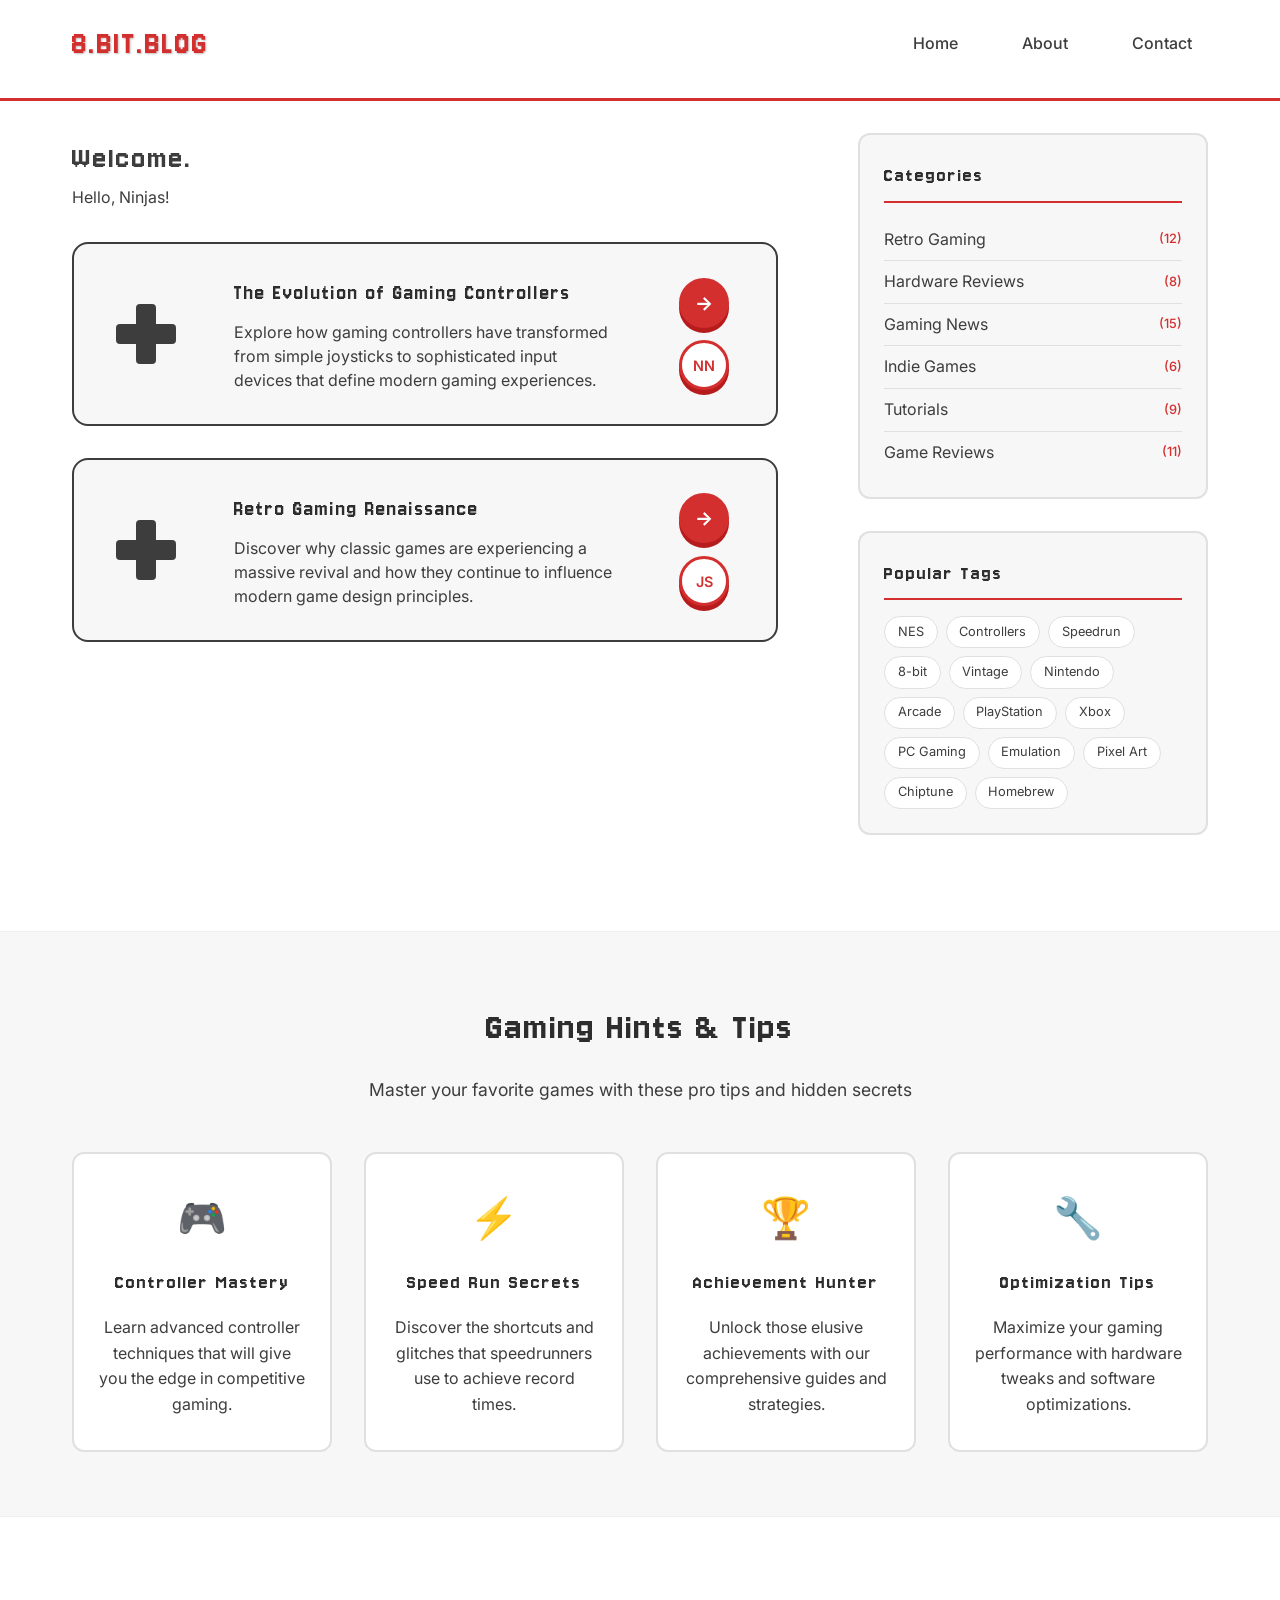
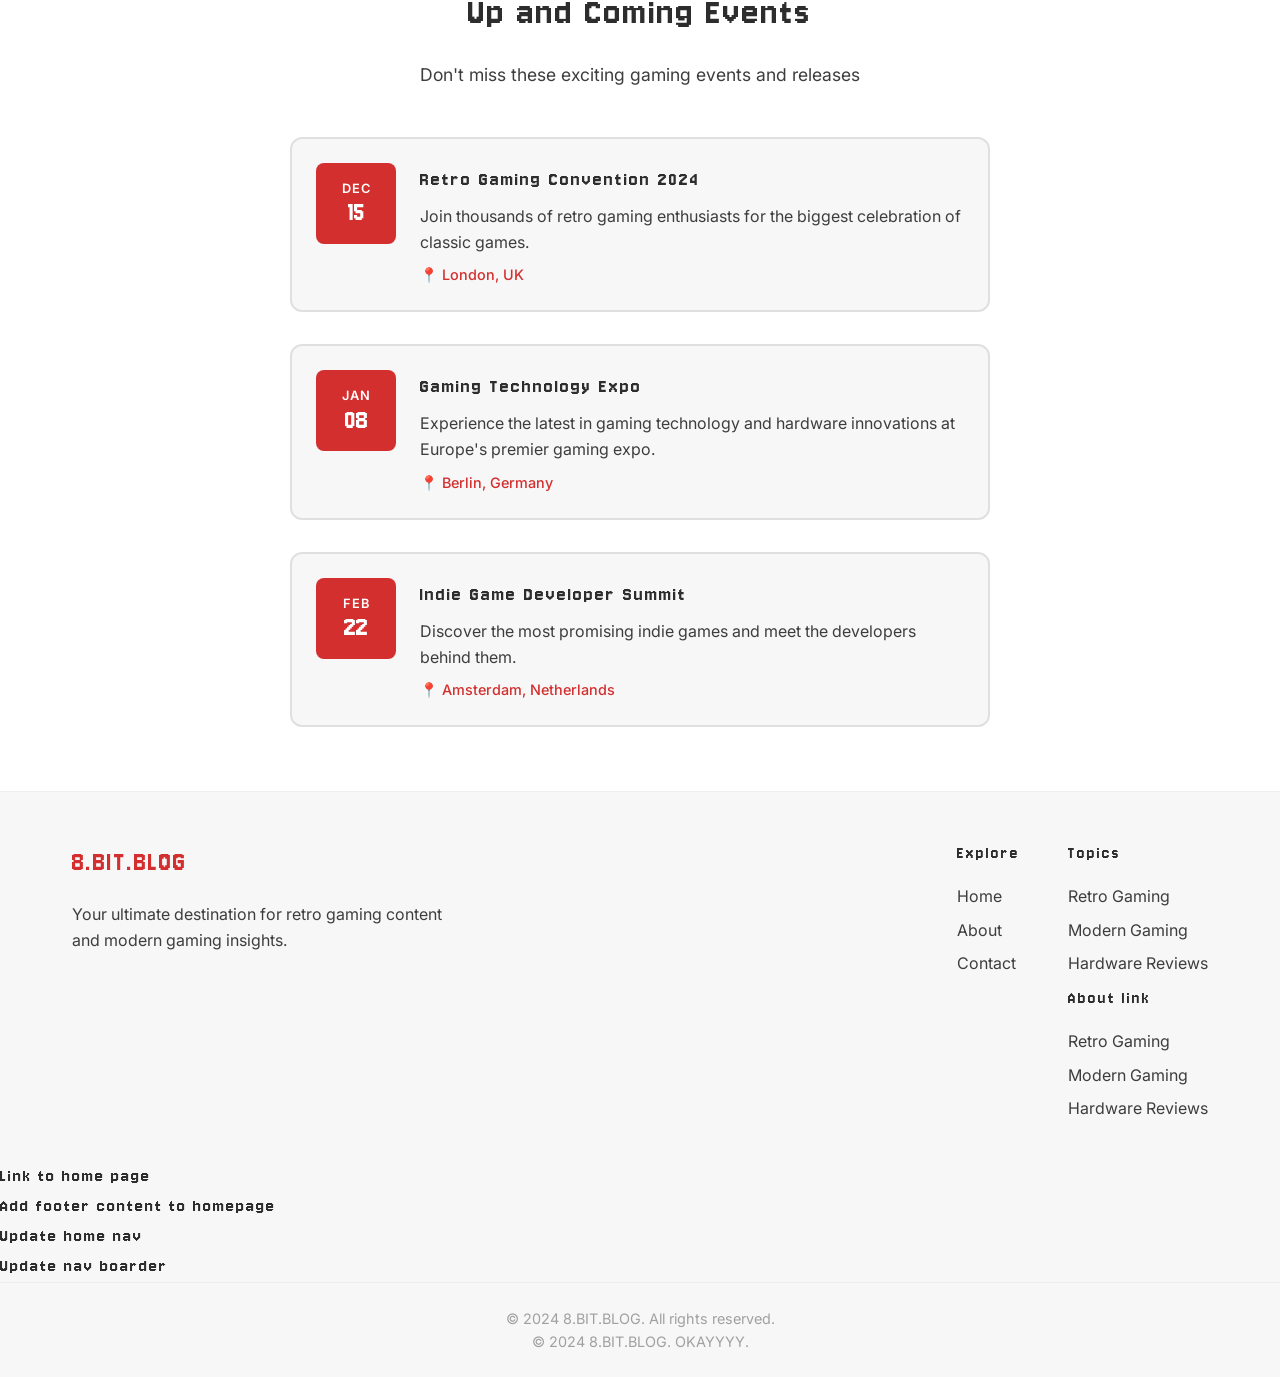
<file: index.html>
<html lang="en">
  <head>
    <meta charset="UTF-8" />
    <meta name="viewport" content="width=device-width, initial-scale=1.0" />
    <title>8.BIT.BLOG - Nostalgic Gaming Experience Welcome home!!!Okay</title>
    <link rel="stylesheet" href="assets/styles.css" />
  </head>
  <body>
    <nav class="navbar">
      <div class="nav-container">
        <a href="index.html" class="nav-logo">8.BIT.BLOG</a>
        <ul class="nav-links">
          <li><a href="index.html">Home</a></li>
          <li><a href="about.html">About</a></li>
          <li><a href="contact.html">Contact</a></li>
        </ul>
      </div>
    </nav>

    <div class="content">
      <div class="main-layout">
        <!-- Left Column - Blog Content -->
        <div class="blog-section">
          <h1>Welcome.</h1>
          <p>
            Hello, Ninjas!
          </p>

          <!-- NES Gamepad Card Template -->
          <div class="gamepad-card">
            <div class="card-left">
              <div class="dpad">
                <div class="dpad-vertical"></div>
                <div class="dpad-horizontal"></div>
              </div>
            </div>

            <div class="card-content">
              <h3>The Evolution of Gaming Controllers</h3>
              <p>
                Explore how gaming controllers have transformed from simple
                joysticks to sophisticated input devices that define modern
                gaming experiences.
              </p>
            </div>

            <div class="card-right">
              <div class="action-buttons">
                <button class="action-btn read-more" title="Read More">
                  <span class="arrow">→</span>
                </button>
                <button class="action-btn author-btn" title="Author">
                  <span class="initials">NN</span>
                </button>
              </div>
            </div>
          </div>

          <!-- Second Card -->
          <div class="gamepad-card">
            <div class="card-left">
              <div class="dpad">
                <div class="dpad-vertical"></div>
                <div class="dpad-horizontal"></div>
              </div>
            </div>

            <div class="card-content">
              <h3>Retro Gaming Renaissance</h3>
              <p>
                Discover why classic games are experiencing a massive revival
                and how they continue to influence modern game design
                principles.
              </p>
            </div>

            <div class="card-right">
              <div class="action-buttons">
                <button class="action-btn read-more" title="Read More">
                  <span class="arrow">→</span>
                </button>
                <button class="action-btn author-btn" title="Author">
                  <span class="initials">JS</span>
                </button>
              </div>
            </div>
          </div>
        </div>
        <!-- End of Left Column -->

        <!-- Right Column - Tags and Categories -->
        <div class="sidebar-section">
          <!-- Categories -->
          <div class="sidebar-widget">
            <h3>Categories</h3>
            <ul class="category-list">
              <li><a href="#" class="category-item">Retro Gaming <span class="count">(12)</span></a></li>
              <li><a href="#" class="category-item">Hardware Reviews <span class="count">(8)</span></a></li>
              <li><a href="#" class="category-item">Gaming News <span class="count">(15)</span></a></li>
              <li><a href="#" class="category-item">Indie Games <span class="count">(6)</span></a></li>
              <li><a href="#" class="category-item">Tutorials <span class="count">(9)</span></a></li>
              <li><a href="#" class="category-item">Game Reviews <span class="count">(11)</span></a></li>
            </ul>
          </div>

          <!-- Tags -->
          <div class="sidebar-widget">
            <h3>Popular Tags</h3>
            <div class="tag-cloud">
              <a href="#" class="tag">NES</a>
              <a href="#" class="tag">Controllers</a>
              <a href="#" class="tag">Speedrun</a>
              <a href="#" class="tag">8-bit</a>
              <a href="#" class="tag">Vintage</a>
              <a href="#" class="tag">Nintendo</a>
              <a href="#" class="tag">Arcade</a>
              <a href="#" class="tag">PlayStation</a>
              <a href="#" class="tag">Xbox</a>
              <a href="#" class="tag">PC Gaming</a>
              <a href="#" class="tag">Emulation</a>
              <a href="#" class="tag">Pixel Art</a>
              <a href="#" class="tag">Chiptune</a>
              <a href="#" class="tag">Homebrew</a>
            </div>
          </div>

        </div>
      </div>
    </div>

    <!-- Gaming Hints Section - Full Width -->
    <div class="hints-section">
      <div class="hints-container">
        <h2>Gaming Hints & Tips</h2>
        <p class="hints-subtitle">
          Master your favorite games with these pro tips and hidden secrets
        </p>

        <div class="hints-grid">
          <div class="hint-card">
            <div class="hint-icon">🎮</div>
            <h3>Controller Mastery</h3>
            <p>
              Learn advanced controller techniques that will give you the edge
              in competitive gaming.
            </p>
          </div>

          <div class="hint-card">
            <div class="hint-icon">⚡</div>
            <h3>Speed Run Secrets</h3>
            <p>
              Discover the shortcuts and glitches that speedrunners use to
              achieve record times.
            </p>
          </div>

          <div class="hint-card">
            <div class="hint-icon">🏆</div>
            <h3>Achievement Hunter</h3>
            <p>
              Unlock those elusive achievements with our comprehensive guides
              and strategies.
            </p>
          </div>

          <div class="hint-card">
            <div class="hint-icon">🔧</div>
            <h3>Optimization Tips</h3>
            <p>
              Maximize your gaming performance with hardware tweaks and software
              optimizations.
            </p>
          </div>
        </div>
      </div>
    </div>

    <!-- Up and Coming Events Section -->
    <div class="events-section">
      <div class="events-container">
        <h2>Up and Coming Events</h2>
        <p class="events-subtitle">Don't miss these exciting gaming events and releases</p>
        
        <div class="events-timeline">
          <div class="event-item">
            <div class="event-date">
              <span class="month">DEC</span>
              <span class="day">15</span>
            </div>
            <div class="event-content">
              <h3>Retro Gaming Convention 2024</h3>
              <p>Join thousands of retro gaming enthusiasts for the biggest celebration of classic games.</p>
              <span class="event-location">📍 London, UK</span>
            </div>
          </div>
          
          <div class="event-item">
            <div class="event-date">
              <span class="month">JAN</span>
              <span class="day">08</span>
            </div>
            <div class="event-content">
              <h3>Gaming Technology Expo</h3>
              <p>Experience the latest in gaming technology and hardware innovations at Europe's premier gaming expo.</p>
              <span class="event-location">📍 Berlin, Germany</span>
            </div>
          </div>
          
          <div class="event-item">
            <div class="event-date">
              <span class="month">FEB</span>
              <span class="day">22</span>
            </div>
            <div class="event-content">
              <h3>Indie Game Developer Summit</h3>
              <p>Discover the most promising indie games and meet the developers behind them.</p>
              <span class="event-location">📍 Amsterdam, Netherlands</span>
            </div>
          </div>
        </div>
      </div>
    </div>

    <footer class="footer">
      <div class="footer-container">
        <div class="footer-brand">
          <h3>8.BIT.BLOG</h3>
          <p>
            Your ultimate destination for retro gaming content and modern gaming
            insights.
          </p>
        </div>

        <div class="footer-links">
          <div class="footer-section">
            <h4>Explore</h4>
            <ul>
              <li><a href="index.html">Home</a></li>
              <li><a href="about.html">About</a></li>
              <li><a href="contact.html">Contact</a></li>
            </ul>
          </div>

          <div class="footer-section">
            <h4>Topics</h4>
            <ul>
              <li><a href="#">Retro Gaming</a></li>
              <li><a href="#">Modern Gaming</a></li>
              <li><a href="#">Hardware Reviews</a></li>
            </ul>
             <h4>About link</h4>
            <ul>
              <li><a href="#">Retro Gaming</a></li>
              <li><a href="#">Modern Gaming</a></li>
              <li><a href="#">Hardware Reviews</a></li>
            </ul>
          </div>
        </div>
      </div>
      <h3>Link to home page</h3>
      <h3>Add footer content to homepage</h3>
       <h3>Update home nav</h3>
       <h3>Update nav boarder</h3>



      <div class="footer-bottom">
        <p>&copy; 2024 8.BIT.BLOG. All rights reserved.</p>
         <p>&copy; 2024 8.BIT.BLOG. OKAYYYY.</p>
      </div>
    </footer>
  </body>
</html>
</file>
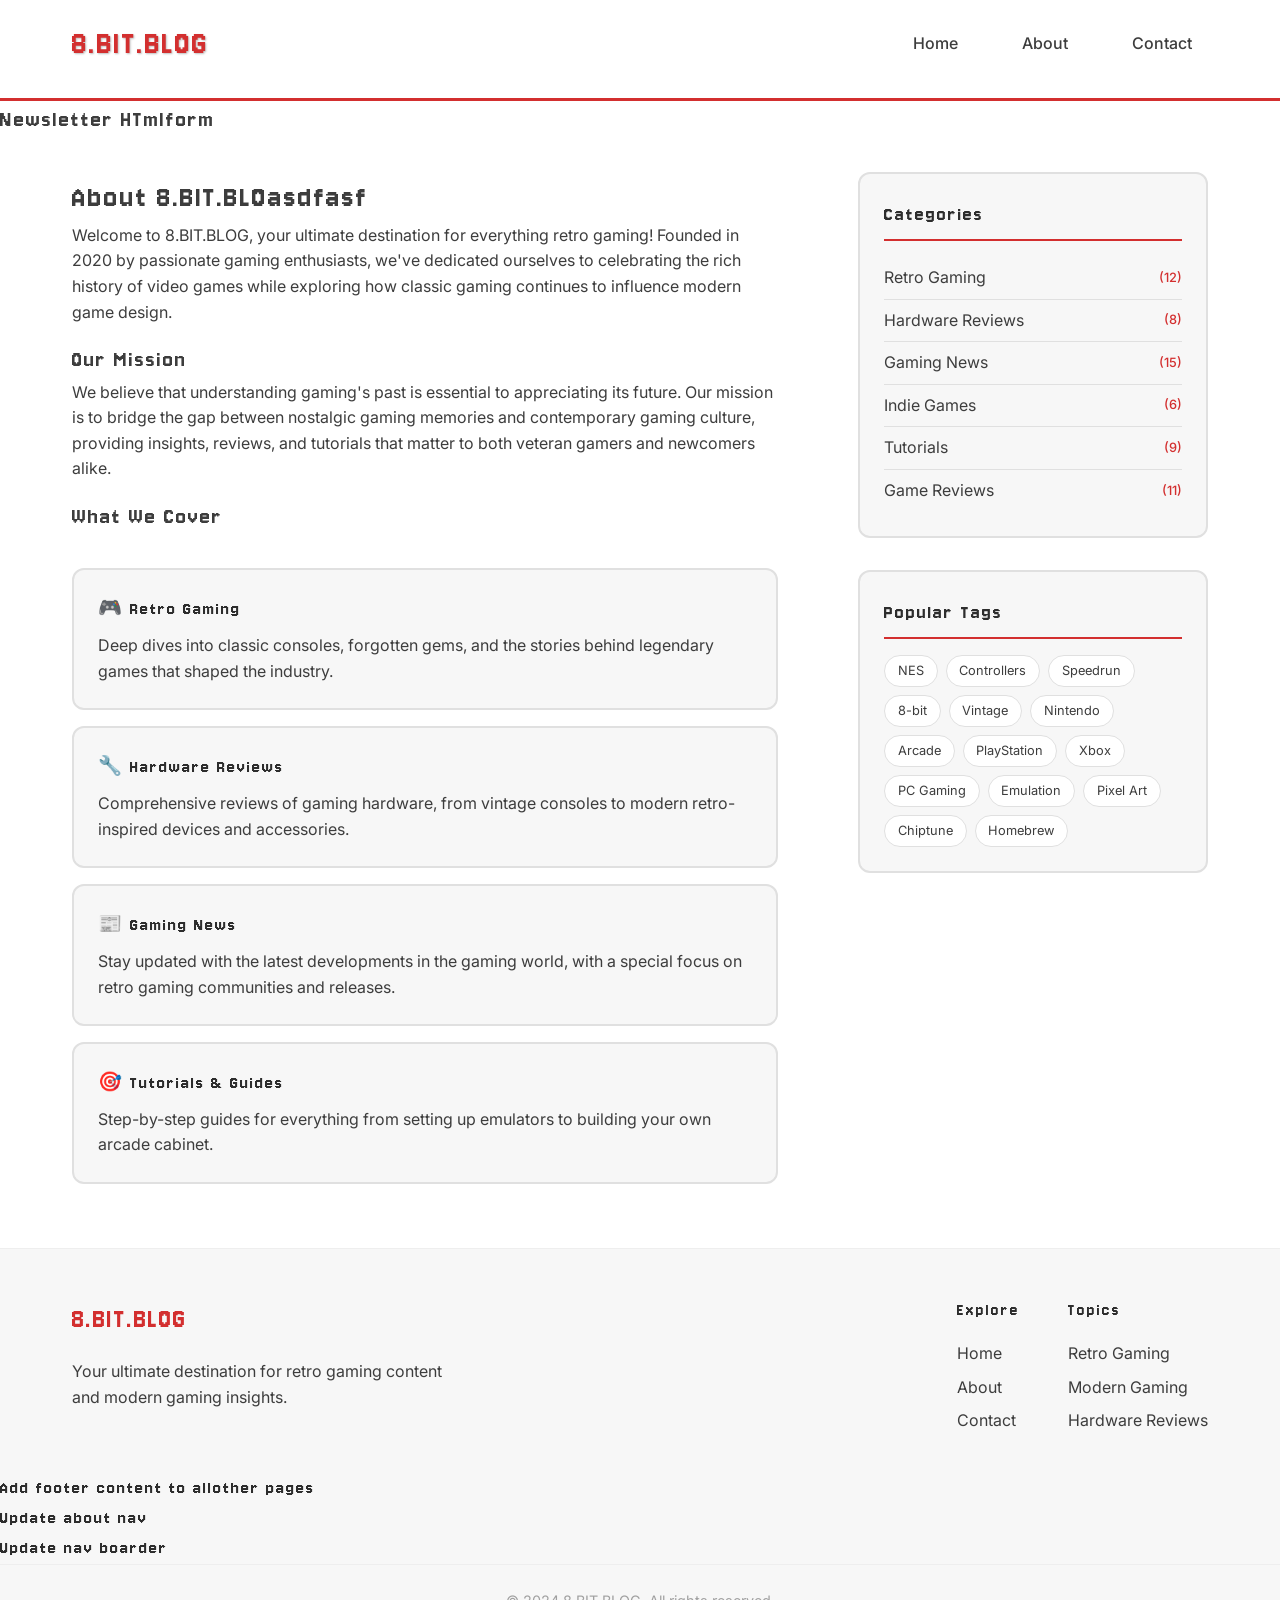
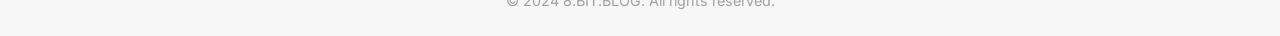
<file: about.html>
<html lang="en">
  <head>
    <meta charset="UTF-8" />
    <meta name="viewport" content="width=device-width, initial-scale=1.0" />
    <title>About - 8.BIT.BLOGfsdgsdf</title>
    <link rel="stylesheet" href="assets/styles.css" />
  </head>
  <body>
    <nav class="navbar">
      <div class="nav-container">
        <a href="index.html" class="nav-logo">8.BIT.BLOG</a>
        <ul class="nav-links">
          <li><a href="index.html">Home</a></li>
          <li><a href="about.html">About</a></li>
          <li><a href="contact.html">Contact</a></li>
        </ul>
      </div>
    </nav>

    <h2>Newsletter HTmlform</h2>

    <div class="content">
      <div class="main-layout">
        <!-- Left Column - About Content -->
        <div class="blog-section">
          <h1>About 8.BIT.BLOasdfasf</h1>
          <p>
            Welcome to 8.BIT.BLOG, your ultimate destination for everything
            retro gaming! Founded in 2020 by passionate gaming enthusiasts,
            we've dedicated ourselves to celebrating the rich history of video
            games while exploring how classic gaming continues to influence
            modern game design.
          </p>

          <h2>Our Mission</h2>
          <p>
            We believe that understanding gaming's past is essential to
            appreciating its future. Our mission is to bridge the gap between
            nostalgic gaming memories and contemporary gaming culture, providing
            insights, reviews, and tutorials that matter to both veteran gamers
            and newcomers alike.
          </p>

          <h2>What We Cover</h2>
          <div class="about-topics">
            <div class="topic-item">
              <h3>🎮 Retro Gaming</h3>
              <p>
                Deep dives into classic consoles, forgotten gems, and the
                stories behind legendary games that shaped the industry.
              </p>
            </div>

            <div class="topic-item">
              <h3>🔧 Hardware Reviews</h3>
              <p>
                Comprehensive reviews of gaming hardware, from vintage consoles
                to modern retro-inspired devices and accessories.
              </p>
            </div>

            <div class="topic-item">
              <h3>📰 Gaming News</h3>
              <p>
                Stay updated with the latest developments in the gaming world,
                with a special focus on retro gaming communities and releases.
              </p>
            </div>

            <div class="topic-item">
              <h3>🎯 Tutorials & Guides</h3>
              <p>
                Step-by-step guides for everything from setting up emulators to
                building your own arcade cabinet.
              </p>
            </div>
          </div>
        </div>

        <!-- Right Column - Sidebar -->
        <div class="sidebar-section">
          <!-- Categories -->
          <div class="sidebar-widget">
            <h3>Categories</h3>
            <ul class="category-list">
              <li>
                <a href="#" class="category-item"
                  >Retro Gaming <span class="count">(12)</span></a
                >
              </li>
              <li>
                <a href="#" class="category-item"
                  >Hardware Reviews <span class="count">(8)</span></a
                >
              </li>
              <li>
                <a href="#" class="category-item"
                  >Gaming News <span class="count">(15)</span></a
                >
              </li>
              <li>
                <a href="#" class="category-item"
                  >Indie Games <span class="count">(6)</span></a
                >
              </li>
              <li>
                <a href="#" class="category-item"
                  >Tutorials <span class="count">(9)</span></a
                >
              </li>
              <li>
                <a href="#" class="category-item"
                  >Game Reviews <span class="count">(11)</span></a
                >
              </li>
            </ul>
          </div>

          <!-- Tags -->
          <div class="sidebar-widget">
            <h3>Popular Tags</h3>
            <div class="tag-cloud">
              <a href="#" class="tag">NES</a>
              <a href="#" class="tag">Controllers</a>
              <a href="#" class="tag">Speedrun</a>
              <a href="#" class="tag">8-bit</a>
              <a href="#" class="tag">Vintage</a>
              <a href="#" class="tag">Nintendo</a>
              <a href="#" class="tag">Arcade</a>
              <a href="#" class="tag">PlayStation</a>
              <a href="#" class="tag">Xbox</a>
              <a href="#" class="tag">PC Gaming</a>
              <a href="#" class="tag">Emulation</a>
              <a href="#" class="tag">Pixel Art</a>
              <a href="#" class="tag">Chiptune</a>
              <a href="#" class="tag">Homebrew</a>
            </div>
          </div>
        </div>
      </div>
    </div>

    <footer class="footer">
      <div class="footer-container">
        <div class="footer-brand">
          <h3>8.BIT.BLOG</h3>
          <p>
            Your ultimate destination for retro gaming content and modern gaming
            insights.
          </p>
        </div>

        <div class="footer-links">
          <div class="footer-section">
            <h4>Explore</h4>
            <ul>
              <li><a href="index.html">Home</a></li>
              <li><a href="about.html">About</a></li>
              <li><a href="contact.html">Contact</a></li>
            </ul>
          </div>

          <div class="footer-section">
            <h4>Topics</h4>
            <ul>
              <li><a href="#">Retro Gaming</a></li>
              <li><a href="#">Modern Gaming</a></li>
              <li><a href="#">Hardware Reviews</a></li>
            </ul>
          </div>
        </div>
      </div>
      <h3>Add footer content to allother pages</h3>
      <h3>Update about nav</h3>
      <h3>Update nav boarder</h3>

      <div class="footer-bottom">
        <p>&copy; 2024 8.BIT.BLOG. All rights reserved.</p>
      </div>
    </footer>
  </body>
</html>
</file>
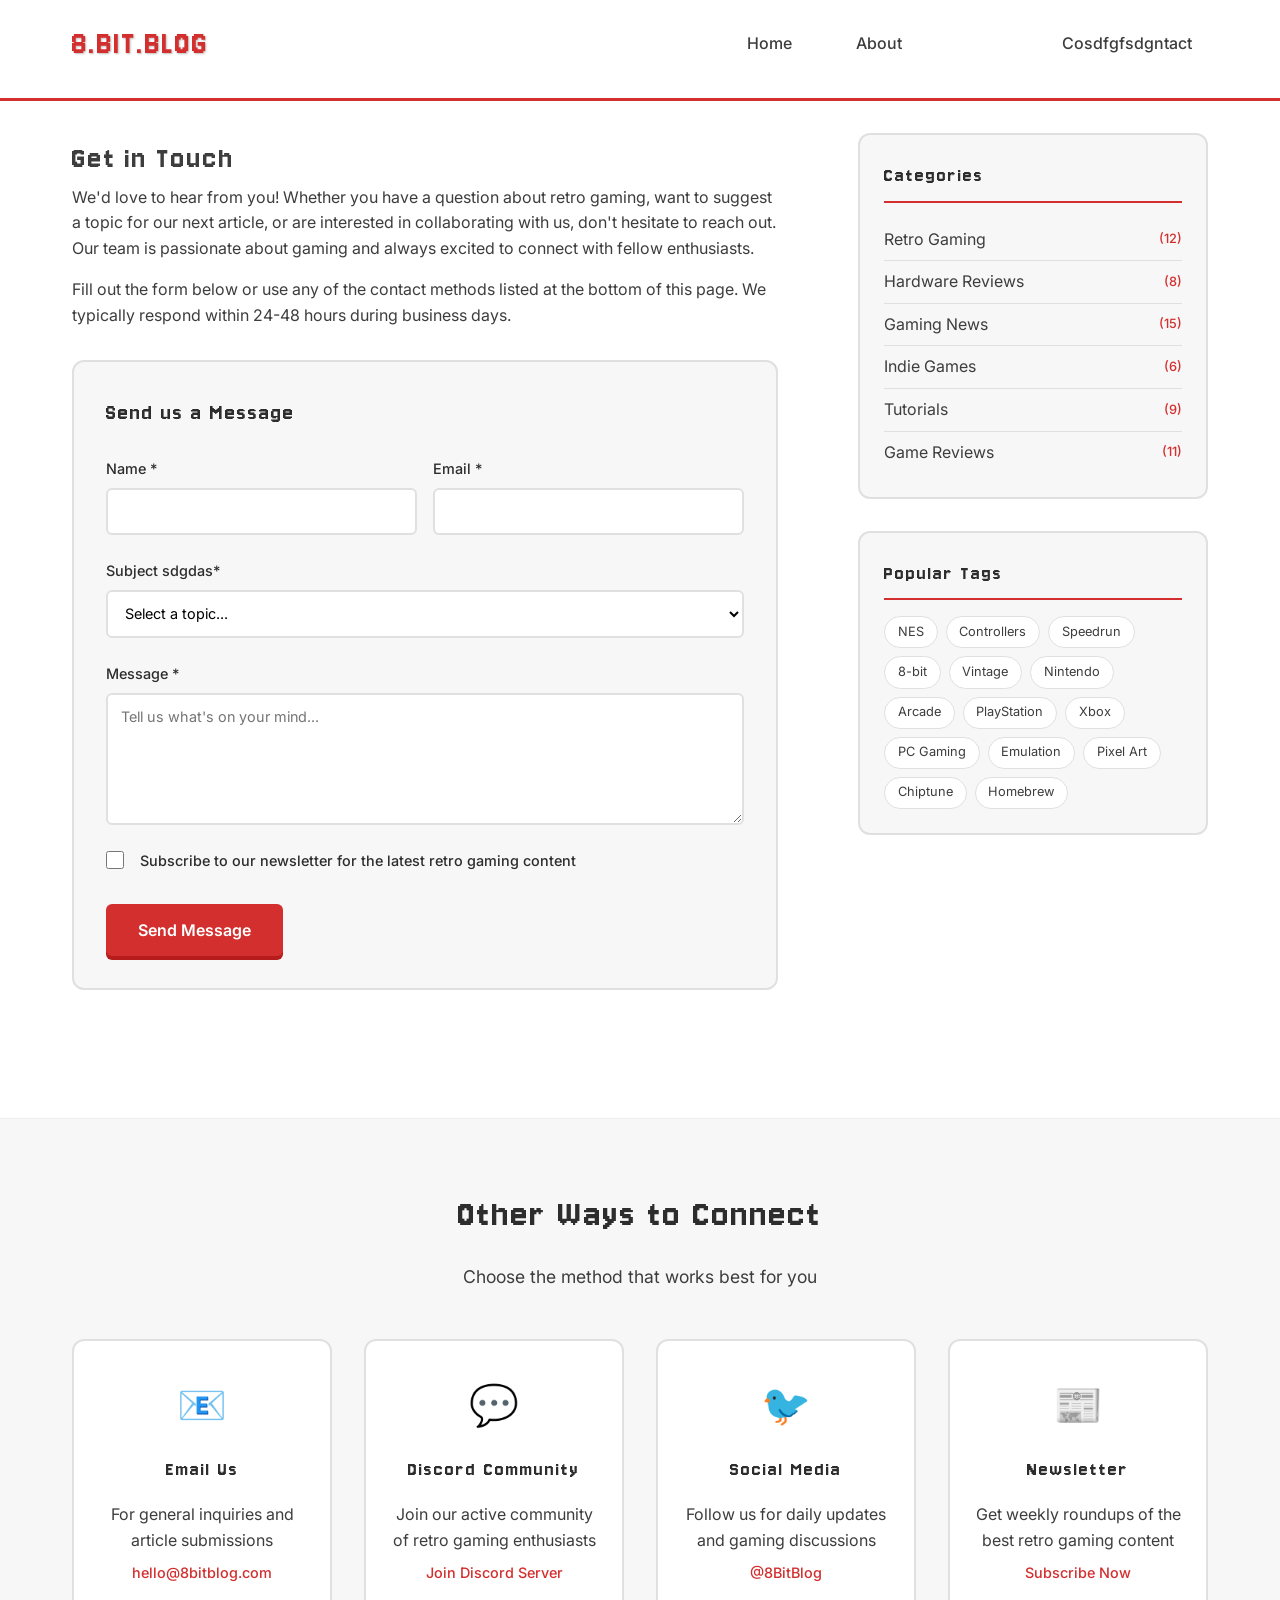
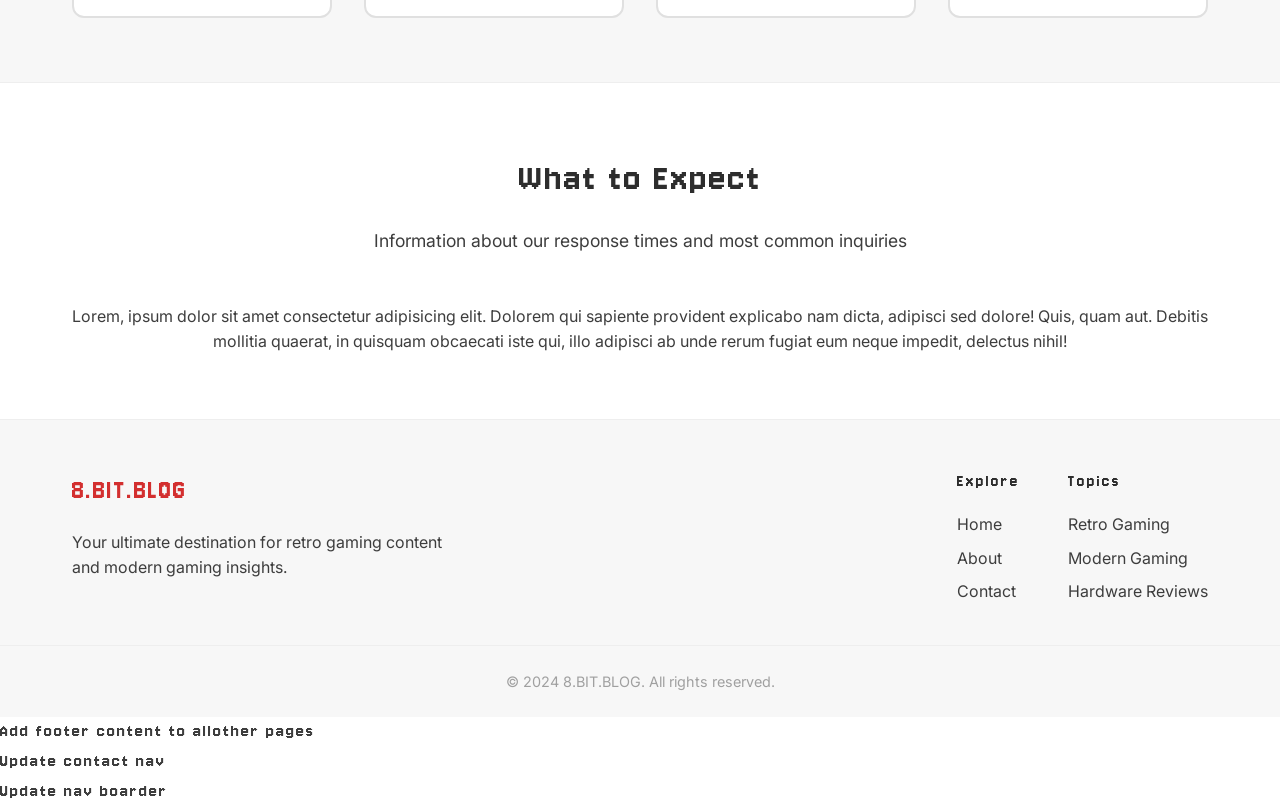
<file: contact.html>
<html lang="en">
  <head>
    <meta charset="UTF-8" />
    <meta name="viewport" content="width=device-width, initial-scale=1.0" />
    <title>Contact - 8.BIT.BLOG</title>
    <link rel="stylesheet" href="assets/styles.css" />
  </head>
  <body>
    <nav class="navbar">
      <div class="nav-container">
        <a href="index.html" class="nav-logo">8.BIT.BLOG</a>
        <ul class="nav-links">
          <li><a href="index.html">Home</a></li>
          <li><a href="about.html">About</as></li>
          <li><a href="contact.html">Cosdfgfsdgntact</a></li>
        </ul>
      </div>
    </nav>

    <div class="content">
      <div class="main-layout">
        <!-- Left Column - Contact Content -->
        <div class="blog-section">
          <h1>Get in Touch</h1>
          <p>
            We'd love to hear from you! Whether you have a question about retro
            gaming, want to suggest a topic for our next article, or are
            interested in collaborating with us, don't hesitate to reach out.
            Our team is passionate about gaming and always excited to connect
            with fellow enthusiasts.
          </p>
          <p>
            Fill out the form below or use any of the contact methods listed at
            the bottom of this page. We typically respond within 24-48 hours
            during business days.
          </p>

          <!-- Contact Form Section -->
          <div class="contact-form-section">
            <h2>Send us a Message</h2>
            <form class="contact-form" action="#" method="POST">
              <div class="form-row">
                <div class="form-group">
                  <label for="name">Name *</label>
                  <input type="text" id="name" name="name" required />
                </div>
                <div class="form-group">
                  <label for="email">Email *</label>
                  <input type="email" id="email" name="email" required />
                </div>
              </div>

              <div class="form-group">
                <label for="subject">Subject sdgdas*</label>
                <select id="subject" name="subject" required>
                  <option value="">Select a topic...</option>
                  <option value="general">General Inquiry</option>
                  <option value="article-suggestion">Article Suggestion</option>
                  <option value="collaboration">Collaboration</option>
                  <option value="hardware-review">
                    Hardware Review Request
                  </option>
                  <option value="technical-support">Technical Support</option>
                  <option value="feedback">Website Feedback</option>
                </select>
              </div>

              <div class="form-group">
                <label for="message">Message *</label>
                <textarea
                  id="message"
                  name="message"
                  rows="6"
                  placeholder="Tell us what's on your mind..."
                  required
                ></textarea>
              </div>

              <div class="form-group checkbox-group">
                <label class="checkbox-label">
                  <input type="checkbox" id="newsletter" name="newsletter" />
                  <span class="checkmark"></span>
                  Subscribe to our newsletter for the latest retro gaming
                  content
                </label>
              </div>

              <button type="submit" class="contact-submit-btn">
                Send Message
              </button>
            </form>
          </div>
        </div>

        <!-- Right Column - Sidebar -->
        <div class="sidebar-section">
          <!-- Categories -->
          <div class="sidebar-widget">
            <h3>Categories</h3>
            <ul class="category-list">
              <li>
                <a href="#" class="category-item"
                  >Retro Gaming <span class="count">(12)</span></a
                >
              </li>
              <li>
                <a href="#" class="category-item"
                  >Hardware Reviews <span class="count">(8)</span></a
                >
              </li>
              <li>
                <a href="#" class="category-item"
                  >Gaming News <span class="count">(15)</span></a
                >
              </li>
              <li>
                <a href="#" class="category-item"
                  >Indie Games <span class="count">(6)</span></a
                >
              </li>
              <li>
                <a href="#" class="category-item"
                  >Tutorials <span class="count">(9)</span></a
                >
              </li>
              <li>
                <a href="#" class="category-item"
                  >Game Reviews <span class="count">(11)</span></a
                >
              </li>
            </ul>
          </div>

          <!-- Tags -->
          <div class="sidebar-widget">
            <h3>Popular Tags</h3>
            <div class="tag-cloud">
              <a href="#" class="tag">NES</a>
              <a href="#" class="tag">Controllers</a>
              <a href="#" class="tag">Speedrun</a>
              <a href="#" class="tag">8-bit</a>
              <a href="#" class="tag">Vintage</a>
              <a href="#" class="tag">Nintendo</a>
              <a href="#" class="tag">Arcade</a>
              <a href="#" class="tag">PlayStation</a>
              <a href="#" class="tag">Xbox</a>
              <a href="#" class="tag">PC Gaming</a>
              <a href="#" class="tag">Emulation</a>
              <a href="#" class="tag">Pixel Art</a>
              <a href="#" class="tag">Chiptune</a>
              <a href="#" class="tag">Homebrew</a>
            </div>
          </div>
        </div>
      </div>
    </div>

    <!-- Contact Details Section - Full Width -->
    <div class="hints-section">
      <div class="hints-container">
        <h2>Other Ways to Connect</h2>
        <p class="hints-subtitle">Choose the method that works best for you</p>

        <div class="hints-grid">
          <div class="hint-card">
            <div class="hint-icon">📧</div>
            <h3>Email Us</h3>
            <p>For general inquiries and article submissions</p>
            <a href="mailto:hello@8bitblog.com" class="contact-link"
              >hello@8bitblog.com</a
            >
          </div>

          <div class="hint-card">
            <div class="hint-icon">💬</div>
            <h3>Discord Community</h3>
            <p>Join our active community of retro gaming enthusiasts</p>
            <a href="#" class="contact-link">Join Discord Server</a>
          </div>

          <div class="hint-card">
            <div class="hint-icon">🐦</div>
            <h3>Social Media</h3>
            <p>Follow us for daily updates and gaming discussions</p>
            <a href="#" class="contact-link">@8BitBlog</a>
          </div>

          <div class="hint-card">
            <div class="hint-icon">📰</div>
            <h3>Newsletter</h3>
            <p>Get weekly roundups of the best retro gaming content</p>
            <a href="#" class="contact-link">Subscribe Now</a>
          </div>
        </div>
      </div>
    </div>

    <!-- Response Times & FAQ Section -->
    <div class="events-section">
      <div class="events-container">
        <h2>What to Expect</h2>
        <p class="events-subtitle">
          Information about our response times and most common inquiries
        </p>
        <p>
          Lorem, ipsum dolor sit amet consectetur adipisicing elit. Dolorem qui
          sapiente provident explicabo nam dicta, adipisci sed dolore! Quis,
          quam aut. Debitis mollitia quaerat, in quisquam obcaecati iste qui,
          illo adipisci ab unde rerum fugiat eum neque impedit, delectus nihil!
        </p>
      </div>
    </div>

    <footer class="footer">
      <div class="footer-container">
        <div class="footer-brand">
          <h3>8.BIT.BLOG</h3>
          <p>
            Your ultimate destination for retro gaming content and modern gaming
            insights.
          </p>
        </div>

        <div class="footer-links">
          <div class="footer-section">
            <h4>Explore</h4>
            <ul>
              <li><a href="index.html">Home</a></li>
              <li><a href="about.html">About</a></li>
              <li><a href="contact.html">Contact</a></li>
            </ul>
          </div>

          <div class="footer-section">
            <h4>Topics</h4>
            <ul>
              <li><a href="#">Retro Gaming</a></li>
              <li><a href="#">Modern Gaming</a></li>
              <li><a href="#">Hardware Reviews</a></li>
            </ul>
          </div>
        </div>
      </div>

      <div class="footer-bottom">
        <p>&copy; 2024 8.BIT.BLOG. All rights reserved.</p>
      </div>
    </footer>
    <!-- Thank You Modal -->
    <div class="modal" id="thankYouModal">
      <div class="modal-content">
        <button class="modal-close" onclick="closeModal()" aria-label="Close">&times;</button>
        <span class="modal-icon">✉️</span>
        <h2>Thank You!</h2>
        <p>Your message has been sent successfully. We'll get back to you within 24-48 hours.</p>
        <button class="modal-btn" onclick="closeModal()">Close</button>
      </div>
    </div>
    <h3>Add footer content to allother pages</h3>
    <h3>Update contact nav</h3>
    <h3>Update nav boarder</h3>


  </body>
</html>
</file>
<file: assets/styles.css>
/* Import fonts from Google Fonts */
@import url("https://fonts.googleapis.com/css2?family=Jersey+10&family=Inter:wght@300;400;500;600&display=swap");

/* Retro Gaming Color Scheme - Inspired by classic NES gamepad */
:root {
  --retro-dark: #2d2d2d;
  --retro-grey: #3d3d3d;
  --retro-light: #f7f7f7;
  --retro-red: #d32f2f;
  --retro-white: #ffffff;
  --retro-shadow: rgba(42, 42, 42, 0.3);
  --retro-letter-spacing: 2px;
}

/* Global styles */
* {
  margin: 0;
  padding: 0;
  box-sizing: border-box;
}
body {
  font-family: "Inter", sans-serif;
  background: var(--retro-white);
  min-height: 100vh;
  color: var(--retro-grey);
  line-height: 1.6;
}
/* Headings */
h1,
h2,
h3,
h4,
h5,
h6 {
  font-weight: normal;
  font-family: "Jersey 10", cursive;
  letter-spacing: var(--retro-letter-spacing);
}

/* Navbar styling */
.navbar {
  background: var(--retro-white);
  border-bottom: 3px solid var(--retro-red);
  padding-bottom: 10px;
}

.nav-container {
  max-width: 1200px;
  margin: 0 auto;
  display: flex;
  justify-content: space-between;
  align-items: center;
  padding: 1rem 2rem;
}

.nav-logo {
  font-size: 2.2rem;
  color: var(--retro-red);
  text-decoration: none;
  text-shadow: 1px 1px 2px var(--retro-shadow);
  font-weight: normal;
  font-family: "Jersey 10", cursive;
  letter-spacing: var(--retro-letter-spacing);
}

.nav-links {
  display: flex;
  list-style: none;
  gap: 2rem;
}

.nav-links a {
  color: var(--retro-grey);
  text-decoration: none;
  font-family: "Inter", sans-serif;
  font-weight: 500;
  padding: 0.5rem 1rem;
  transition: all 0.1s ease;
}

.nav-links a:hover {
  color: var(--retro-red);
}

/* Main title styling */
.main-title {
  text-align: center;
  padding: 3rem 2rem;
  background: rgba(255, 255, 255, 0.1);
  margin: 2rem auto;
  max-width: 800px;
  border-radius: 12px;
  border: 3px solid var(--retro-dark);
  box-shadow: 0 8px 16px var(--retro-shadow);
}

.main-title h1 {
  font-size: 3.5rem;
  color: var(--retro-white);
  text-shadow: 3px 3px 0px var(--retro-red);
  margin-bottom: 1rem;
  font-family: "Jersey 10", cursive;
  letter-spacing: 2px;
}

.main-title .subtitle {
  font-size: 1.2rem;
  color: var(--retro-light);
  font-weight: 500;
  text-transform: uppercase;
  letter-spacing: 1px;
}

/* Content area styling */
.content {
  max-width: 1200px;
  margin: 0 auto;
  padding: 2rem;
}

.content p {
  font-family: "Inter", sans-serif;
  font-weight: 400;
  margin-bottom: 1rem;
}

/* Main Layout - Two Column */
.main-layout {
  display: grid;
  grid-template-columns: 1fr 350px;
  gap: 5rem;
  align-items: start;
}

.blog-section {
  min-width: 0; /* Prevents grid overflow */
}

/* Sidebar Section */
.sidebar-section {
  display: flex;
  flex-direction: column;
  gap: 2rem;
}

.sidebar-widget {
  background: var(--retro-light);
  border: 2px solid #e0e0e0;
  border-radius: 12px;
  padding: 1.5rem;
}

.sidebar-widget h3 {
  color: var(--retro-dark);
  margin-bottom: 1rem;
  font-size: 1.3rem;
  border-bottom: 2px solid var(--retro-red);
  padding-bottom: 0.5rem;
}

/* Categories */
.category-list {
  list-style: none;
  padding: 0;
  margin: 0;
}

.category-list li {
  border-bottom: 1px solid #e0e0e0;
  padding: 0.5rem 0;
}

.category-list li:last-child {
  border-bottom: none;
}

.category-item {
  font-family: 'Inter', sans-serif;
  color: var(--retro-grey);
  text-decoration: none;
  display: flex;
  justify-content: space-between;
  align-items: center;
  transition: color 0.2s ease;
}

.category-item:hover {
  color: var(--retro-red);
}

.count {
  font-size: 0.8rem;
  color: var(--retro-red);
  font-weight: 500;
}

/* Tag Cloud */
.tag-cloud {
  display: flex;
  flex-wrap: wrap;
  gap: 0.5rem;
}

.tag {
  font-family: 'Inter', sans-serif;
  background: var(--retro-white);
  color: var(--retro-grey);
  padding: 0.3rem 0.8rem;
  border-radius: 20px;
  text-decoration: none;
  font-size: 0.8rem;
  border: 1px solid #e0e0e0;
  transition: all 0.2s ease;
}

.tag:hover {
  background: var(--retro-red);
  color: var(--retro-white);
  border-color: var(--retro-red);
}


/* About Page Specific Styles */
.about-topics {
  margin: 2rem 0;
}

.topic-item {
  background: var(--retro-light);
  border: 2px solid #e0e0e0;
  border-radius: 12px;
  padding: 1.5rem;
  margin-bottom: 1rem;
  transition: all 0.3s ease;
}

.topic-item:hover {
  border-color: var(--retro-red);
  transform: translateY(-2px);
  box-shadow: 0 4px 12px rgba(0, 0, 0, 0.1);
}

.topic-item h3 {
  color: var(--retro-dark);
  margin-bottom: 0.5rem;
  font-size: 1.2rem;
}

.topic-item p {
  font-family: 'Inter', sans-serif;
  color: var(--retro-grey);
  line-height: 1.6;
  margin: 0;
}

/* Contact Form Styles */
.contact-form-section {
  margin: 2rem 0;
  background: var(--retro-light);
  border: 2px solid #e0e0e0;
  border-radius: 12px;
  padding: 2rem;
}

.contact-form-section h2 {
  margin-bottom: 1.5rem;
  color: var(--retro-dark);
}

.contact-form {
  display: flex;
  flex-direction: column;
  gap: 1.5rem;
}

.form-row {
  display: grid;
  grid-template-columns: 1fr 1fr;
  gap: 1rem;
}

.form-group {
  display: flex;
  flex-direction: column;
}

.form-group label {
  font-family: 'Inter', sans-serif;
  color: var(--retro-dark);
  font-weight: 500;
  margin-bottom: 0.5rem;
  font-size: 0.9rem;
}

.form-group input,
.form-group select,
.form-group textarea {
  font-family: 'Inter', sans-serif;
  padding: 0.8rem;
  border: 2px solid #e0e0e0;
  border-radius: 6px;
  font-size: 0.9rem;
  transition: border-color 0.2s ease;
  background: var(--retro-white);
}

.form-group input:focus,
.form-group select:focus,
.form-group textarea:focus {
  outline: none;
  border-color: var(--retro-red);
}

.form-group textarea {
  resize: vertical;
  min-height: 120px;
}

.checkbox-group {
  flex-direction: row;
  align-items: center;
  gap: 0.5rem;
}

.checkbox-label {
  display: flex;
  align-items: center;
  gap: 0.5rem;
  cursor: pointer;
  font-size: 0.9rem;
}

.checkbox-label input[type="checkbox"] {
  width: 18px;
  height: 18px;
  margin: 0;
}

.contact-submit-btn {
  background: var(--retro-red);
  color: var(--retro-white);
  padding: 1rem 2rem;
  border: none;
  border-radius: 6px;
  font-family: 'Inter', sans-serif;
  font-weight: 600;
  font-size: 1rem;
  cursor: pointer;
  transition: all 0.2s ease;
  align-self: flex-start;
  box-shadow: 0 4px 0 #b71c1c;
}

.contact-submit-btn:hover {
  transform: translateY(-2px);
  box-shadow: 0 6px 0 #b71c1c;
}

.contact-submit-btn:active {
  transform: translateY(2px);
  box-shadow: 0 2px 0 #b71c1c;
}

.contact-link {
  color: var(--retro-red);
  text-decoration: none;
  font-weight: 500;
  font-family: 'Inter', sans-serif;
  font-size: 0.9rem;
  margin-top: 0.5rem;
  display: inline-block;
}

.contact-link:hover {
  text-decoration: underline;
}

/* NES Gamepad Card Styling */
.gamepad-card {
  display: flex;
  align-items: center;
  background: var(--retro-light);
  border: 2px solid var(--retro-grey);
  border-radius: 16px;
  padding: 2rem;
  margin: 2rem 0;
  gap: 2rem;
  max-width: 800px;
}

/* Left side - D-Pad */
.card-left {
  flex: 0 0 80px;
  display: flex;
  justify-content: center;
  align-items: center;
}

.dpad {
  position: relative;
  width: 60px;
  height: 60px;
}

.dpad-horizontal,
.dpad-vertical {
  background: var(--retro-grey);
  position: absolute;
  border-radius: 4px;
}

.dpad-horizontal {
  width: 60px;
  height: 20px;
  top: 50%;
  left: 0;
  transform: translateY(-50%);
}

.dpad-vertical {
  width: 20px;
  height: 60px;
  left: 50%;
  top: 0;
  transform: translateX(-50%);
}

/* Center content */
.card-content {
  flex: 1;
  padding: 0 1rem;
}

.card-content h3 {
  color: var(--retro-dark);
  margin-bottom: 0.5rem;
  font-size: 1.4rem;
}

.card-content p {
  color: var(--retro-grey);
  margin: 0;
  line-height: 1.5;
}

/* Right side - Action buttons */
.card-right {
  flex: 0 0 80px;
  display: flex;
  justify-content: center;
  align-items: center;
}

.action-buttons {
  display: flex;
  flex-direction: column;
  gap: 0.8rem;
}

.action-btn {
  width: 50px;
  height: 50px;
  border-radius: 50%;
  border: 3px solid var(--retro-red);
  background: var(--retro-red);
  color: var(--retro-white);
  font-family: "Inter", sans-serif;
  font-weight: 600;
  cursor: pointer;
  transition: all 0.2s ease;
  display: flex;
  align-items: center;
  justify-content: center;
  box-shadow: 0 5px 0 #b71c1c;
}

.action-btn:active {
  transform: translateY(3px);
  box-shadow: 0 2px 0 #b71c1c;
}

.action-btn .arrow {
  font-size: 1.2rem;
  font-weight: bold;
}

.action-btn .initials {
  font-size: 0.9rem;
  font-weight: 600;
}

/* Author button styling */
.author-btn {
  background: var(--retro-white);
  color: var(--retro-red);
  border: 3px solid var(--retro-red);
  box-shadow: 0 5px 0 #b71c1c;
}

.author-btn:hover {
  background: var(--retro-red);
  color: var(--retro-white);
}

/* Gaming Hints Section */
.hints-section {
  background: var(--retro-light);
  border-top: 1px solid #eee;
  border-bottom: 1px solid #eee;
  margin-top: 4rem;
  padding: 4rem 0;
}

.hints-container {
  max-width: 1200px;
  margin: 0 auto;
  padding: 0 2rem;
  text-align: center;
}

.hints-section h2 {
  color: var(--retro-dark);
  font-size: 2.5rem;
  margin-bottom: 1rem;
}

.hints-subtitle {
  font-family: "Inter", sans-serif;
  color: var(--retro-grey);
  font-size: 1.1rem;
  margin-bottom: 3rem;
  max-width: 600px;
  margin-left: auto;
  margin-right: auto;
}

.hints-grid {
  display: grid;
  grid-template-columns: repeat(auto-fit, minmax(250px, 1fr));
  gap: 2rem;
  margin-top: 3rem;
}

.hint-card {
  background: var(--retro-white);
  border: 2px solid #e0e0e0;
  border-radius: 12px;
  padding: 2rem 1.5rem;
  text-align: center;
  transition: all 0.3s ease;
  cursor: pointer;
}

.hint-card:hover {
  border-color: var(--retro-red);
  transform: translateY(-4px);
  box-shadow: 0 8px 24px rgba(0, 0, 0, 0.1);
}

.hint-icon {
  font-size: 2.5rem;
  margin-bottom: 1rem;
  display: block;
}

.hint-card h3 {
  color: var(--retro-dark);
  margin-bottom: 1rem;
  font-size: 1.3rem;
}

.hint-card p {
  font-family: "Inter", sans-serif;
  color: var(--retro-grey);
  line-height: 1.6;
  margin: 0;
}

/* Events Section */
.events-section {
  background: var(--retro-white);
  padding: 4rem 0;
}

.events-container {
  max-width: 1200px;
  margin: 0 auto;
  padding: 0 2rem;
  text-align: center;
}

.events-section h2 {
  color: var(--retro-dark);
  font-size: 2.5rem;
  margin-bottom: 1rem;
}

.events-subtitle {
  font-family: 'Inter', sans-serif;
  color: var(--retro-grey);
  font-size: 1.1rem;
  margin-bottom: 3rem;
  max-width: 600px;
  margin-left: auto;
  margin-right: auto;
}

.events-timeline {
  display: flex;
  flex-direction: column;
  gap: 2rem;
  max-width: 700px;
  margin: 0 auto;
  text-align: left;
}

.event-item {
  display: flex;
  gap: 1.5rem;
  align-items: flex-start;
  padding: 1.5rem;
  background: var(--retro-light);
  border-radius: 12px;
  border: 2px solid #e0e0e0;
  transition: all 0.3s ease;
}

.event-item:hover {
  border-color: var(--retro-red);
  transform: translateY(-2px);
  box-shadow: 0 8px 24px rgba(0, 0, 0, 0.1);
}

.event-date {
  flex: 0 0 80px;
  text-align: center;
  background: var(--retro-red);
  color: var(--retro-white);
  border-radius: 8px;
  padding: 1rem 0.5rem;
  display: flex;
  flex-direction: column;
  justify-content: center;
}

.event-date .month {
  font-family: 'Inter', sans-serif;
  font-size: 0.8rem;
  font-weight: 600;
  text-transform: uppercase;
  letter-spacing: 1px;
}

.event-date .day {
  font-family: 'Jersey 10', cursive;
  font-size: 1.8rem;
  font-weight: normal;
  line-height: 1;
}

.event-content {
  flex: 1;
}

.event-content h3 {
  color: var(--retro-dark);
  margin-bottom: 0.5rem;
  font-size: 1.3rem;
}

.event-content p {
  font-family: 'Inter', sans-serif;
  color: var(--retro-grey);
  line-height: 1.6;
  margin-bottom: 0.5rem;
}

.event-location {
  font-family: 'Inter', sans-serif;
  color: var(--retro-red);
  font-size: 0.9rem;
  font-weight: 500;
}

/* Footer Styling */
.footer {
  border-top: 1px solid #eee;
  background: var(--retro-light);
  color: var(--retro-dark);
  margin-top: 0;
}

.footer-container {
  max-width: 1200px;
  margin: 0 auto;
  padding: 3rem 2rem 2rem;
  display: grid;
  grid-template-columns: 1fr 1fr;
  gap: 3rem;
  align-items: start;
}

.footer-brand h3 {
  color: var(--retro-red);
  margin-bottom: 1rem;
  font-size: 1.8rem;
}

.footer-brand p {
  font-family: "Inter", sans-serif;
  color: var(--retro-grey);
  line-height: 1.6;
  max-width: 400px;
}

.footer-links {
  display: flex;
  gap: 3rem;
  justify-content: flex-end;
}

.footer-section h4 {
  color: var(--retro-dark);
  margin-bottom: 1rem;
  font-size: 1.1rem;
}

.footer-section ul {
  list-style: none;
  padding: 0;
}

.footer-section li {
  margin-bottom: 0.5rem;
}

.footer-section a {
  color: var(--retro-grey);
  text-decoration: none;
  font-family: "Inter", sans-serif;
  font-weight: 400;
  transition: color 0.2s ease;
}

.footer-section a:hover {
  color: var(--retro-red);
}

.footer-bottom {
  border-top: 1px solid #eee;
  padding: 1.5rem 2rem;
  text-align: center;
}

.footer-bottom p {
  font-family: "Inter", sans-serif;
  color: #a0a0a0;
  margin: 0;
  font-size: 0.9rem;
}

/* Responsive design */
@media (max-width: 768px) {
  .nav-container {
    flex-direction: column;
    gap: 1rem;
  }

  .nav-links {
    gap: 1rem;
  }

  .main-title h1 {
    font-size: 2.5rem;
  }

  .navbar {
    padding: 1rem;
  }

  /* Responsive main layout */
  .main-layout {
    grid-template-columns: 1fr;
    gap: 2rem;
  }

  .sidebar-section {
    order: -1; /* Move sidebar above blog content on mobile */
  }

  .sidebar-widget {
    padding: 1rem;
  }

  .tag-cloud {
    gap: 0.3rem;
  }

  .tag {
    font-size: 0.75rem;
    padding: 0.25rem 0.6rem;
  }

  /* Responsive contact form */
  .contact-form-section {
    padding: 1.5rem;
  }

  .form-row {
    grid-template-columns: 1fr;
    gap: 0;
  }

  /* Responsive gamepad card */
  .gamepad-card {
    flex-direction: column;
    text-align: center;
    padding: 1.5rem;
    gap: 1.5rem;
  }

  .card-left,
  .card-right {
    flex: none;
  }

  .action-buttons {
    flex-direction: row;
    justify-content: center;
    gap: 1rem;
  }

  .dpad {
    width: 50px;
    height: 50px;
  }

  .dpad-horizontal {
    width: 50px;
    height: 16px;
  }

  .dpad-vertical {
    width: 16px;
    height: 50px;
  }

  /* Responsive hints section */
  .hints-section {
    padding: 3rem 0;
  }

  .hints-container {
    padding: 0 1rem;
  }

  .hints-section h2 {
    font-size: 2rem;
  }

  .hints-grid {
    grid-template-columns: 1fr;
    gap: 1.5rem;
  }

  .hint-card {
    padding: 1.5rem;
  }

  /* Responsive events section */
  .events-section {
    padding: 3rem 0;
  }

  .events-container {
    padding: 0 1rem;
  }

  .events-section h2 {
    font-size: 2rem;
  }

  .events-timeline {
    max-width: 100%;
  }

  .event-item {
    padding: 1.2rem;
    gap: 1rem;
  }

  .event-date {
    flex: 0 0 70px;
    padding: 0.8rem 0.5rem;
  }

  .event-date .day {
    font-size: 1.5rem;
  }

  /* Responsive footer */
  .footer-container {
    grid-template-columns: 1fr;
    gap: 2rem;
    padding: 2rem 1rem 1.5rem;
  }

  .footer-links {
    justify-content: flex-start;
    gap: 2rem;
  }

  .footer-bottom {
    padding: 1rem;
  }
}

/* ===== Thank You Modal ===== */
.modal {
  display: none;
  position: fixed;
  inset: 0;
  background: rgba(45, 45, 45, 0.6);
  z-index: 1000;
  justify-content: center;
  align-items: center;
  padding: 1rem;
}

.modal.modal-show {
  display: flex;
}

body.modal-open {
  overflow: hidden;
}

.modal-content {
  position: relative;
  background: var(--retro-white);
  border: 3px solid var(--retro-red);
  border-radius: 16px;
  padding: 2.5rem 2rem;
  max-width: 450px;
  width: 100%;
  text-align: center;
  box-shadow: 0 12px 32px rgba(0, 0, 0, 0.25);
}

.modal-close {
  position: absolute;
  top: 1rem;
  right: 1.25rem;
  background: none;
  border: none;
  font-size: 1.5rem;
  color: var(--retro-dark);
  cursor: pointer;
  line-height: 1;
}

.modal-close:hover {
  color: var(--retro-red);
}

.modal-icon {
  display: block;
  font-size: 3rem;
  margin-bottom: 1rem;
}

.modal-content h2 {
  color: var(--retro-dark);
  font-size: 2rem;
  margin-bottom: 1rem;
}

.modal-content p {
  font-family: "Inter", sans-serif;
  color: var(--retro-grey);
  line-height: 1.6;
  margin-bottom: 1.5rem;
}

.modal-btn {
  
  cursor: pointer;
  box-shadow: 0 4px 0 #b71c1c;
  transition: all 0.2s ease;
  border-color: var(--retro-red);
  transform: translateY(-2px);
  box-shadow: 0 8px 24px rgba(0, 0, 0, 0.1);
}

.modal-btn:hover {
  transform: translateY(-2px);
  box-shadow: 0 6px 0 #b71c1c;
}

.modal-btn:active {
  transform: translateY(2px);
  box-shadow: 0 2px 0 #b71c1c;
}

/* Css for newsletter form */
/* add style to footer content on homepage */
/* adding to git hub */
</file>
